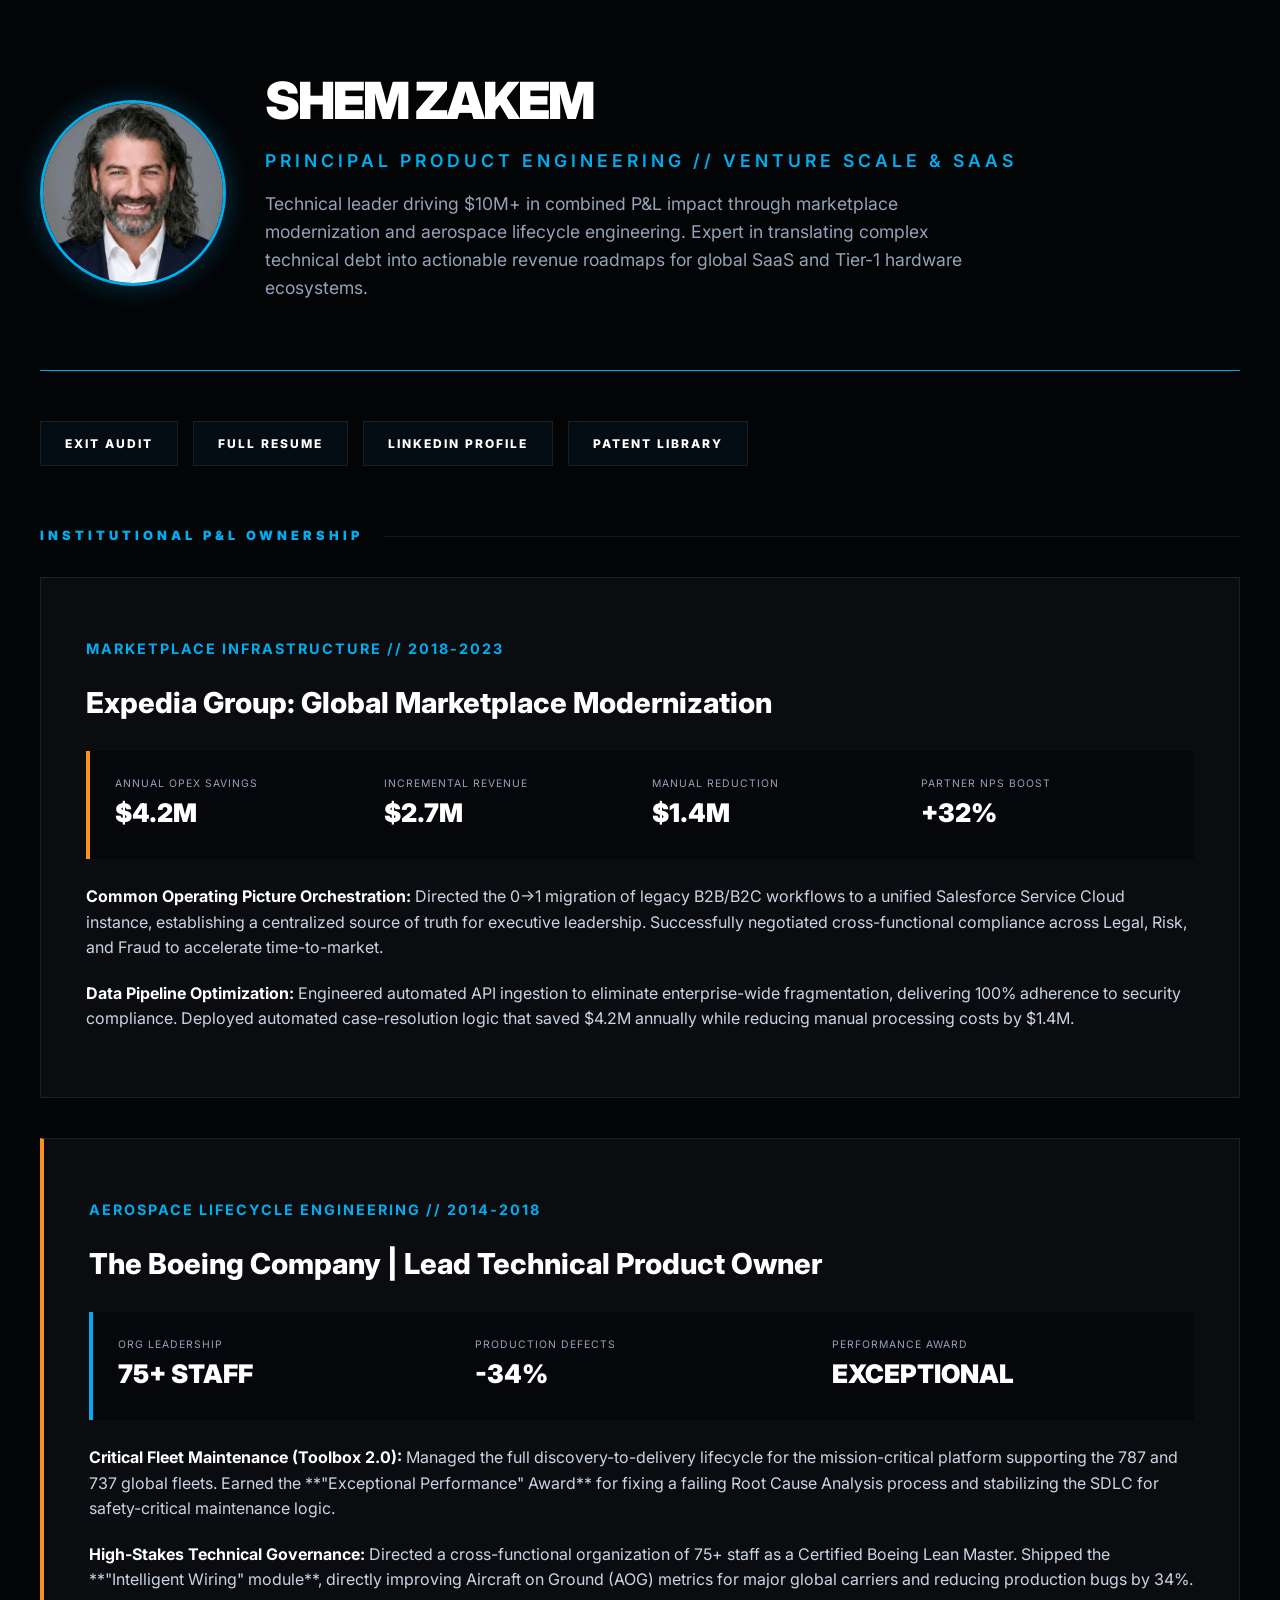
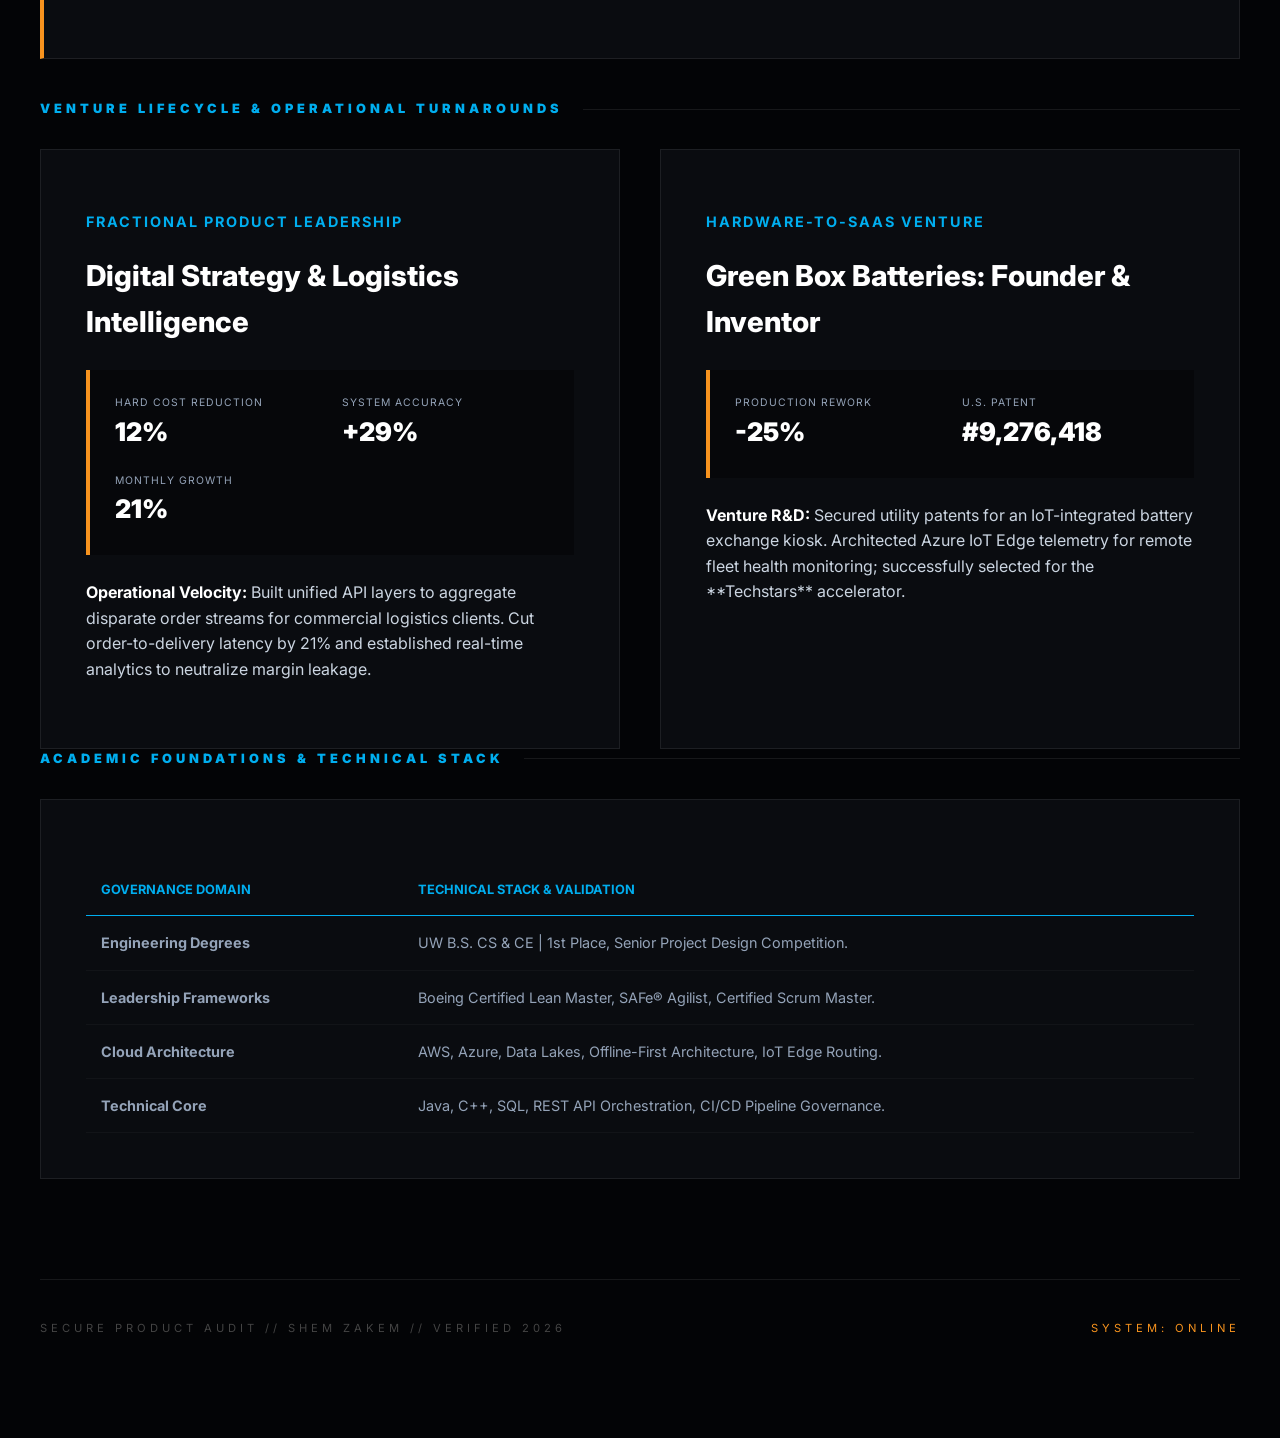
<file: enterprise-dossier.html>
<!DOCTYPE HTML>
<html lang="en">
<head>
    <title>Strategic Product Audit | Shem Zakem</title>
    <meta charset="utf-8" />
    <meta name="viewport" content="width=device-width, initial-scale=1, user-scalable=no" />
    <link href="https://fonts.googleapis.com/css2?family=Inter:wght@400;600;800;900&display=swap" rel="stylesheet">
    <style>
        :root {
            --bg: #030406;
            --surface: #0a0c10;
            --accent-blue: #00aeef; 
            --accent-amber: #f7931e;
            --text-main: #ffffff;
            --text-dim: #94a3b8;
            --border: rgba(255, 255, 255, 0.08);
        }

        body {
            background-color: var(--bg);
            color: var(--text-dim);
            font-family: 'Inter', sans-serif;
            margin: 0;
            padding: 0;
            line-height: 1.6;
        }

        .audit-container {
            max-width: 1200px;
            margin: 0 auto;
            padding: 60px 40px;
        }

        /* Circular Avatar & High-Impact Header */
        header {
            display: flex;
            align-items: center;
            gap: 45px;
            padding-bottom: 50px;
            border-bottom: 1px solid var(--accent-blue);
            margin-bottom: 50px;
        }

        .avatar-circle {
            position: relative;
            width: 180px;
            height: 180px;
            flex-shrink: 0;
        }

        .avatar-circle img {
            width: 100%;
            height: 100%;
            object-fit: cover;
            border-radius: 50%;
            border: 3px solid var(--accent-blue);
            box-shadow: 0 0 30px rgba(0, 174, 239, 0.3);
            transition: all 0.4s cubic-bezier(0.165, 0.84, 0.44, 1);
        }

        .avatar-circle:hover img {
            transform: scale(1.05);
            box-shadow: 0 0 50px rgba(0, 174, 239, 0.5);
        }

        .header-content h1 {
            font-size: 3.2em;
            font-weight: 900;
            color: var(--text-main);
            margin: 0;
            letter-spacing: -2px;
            text-transform: uppercase;
        }

        .header-tagline {
            font-size: 1.1em;
            font-weight: 600;
            color: var(--accent-blue);
            letter-spacing: 4px;
            text-transform: uppercase;
            margin-top: 5px;
        }

        /* Navigation */
        .nav-actions {
            display: flex;
            gap: 15px;
            margin-bottom: 60px;
        }

        .btn {
            padding: 12px 24px;
            background: rgba(0, 174, 239, 0.05);
            border: 1px solid var(--border);
            color: var(--text-main);
            text-decoration: none;
            font-size: 0.75em;
            font-weight: 800;
            text-transform: uppercase;
            letter-spacing: 2px;
            transition: all 0.3s ease;
        }

        .btn:hover {
            background: rgba(0, 174, 239, 0.15);
            border-color: var(--accent-blue);
            transform: translateY(-3px);
            box-shadow: 0 10px 30px rgba(0,0,0,0.5);
        }

        /* Section Components */
        .section-label {
            font-size: 0.8em;
            font-weight: 900;
            color: var(--accent-blue);
            text-transform: uppercase;
            letter-spacing: 4px;
            margin-bottom: 30px;
            display: flex;
            align-items: center;
        }

        .section-label::after {
            content: "";
            flex-grow: 1;
            height: 1px;
            background: var(--border);
            margin-left: 20px;
        }

        .deep-dive-card {
            background: var(--surface);
            border: 1px solid var(--border);
            padding: 45px;
            margin-bottom: 40px;
            transition: all 0.4s ease;
        }

        .deep-dive-card:hover {
            border-color: var(--accent-blue);
            transform: translateY(-5px);
            box-shadow: 0 40px 80px rgba(0,0,0,0.8);
        }

        .highlight-bar {
            display: grid;
            grid-template-columns: repeat(auto-fit, minmax(180px, 1fr));
            gap: 20px;
            background: rgba(0,0,0,0.4);
            padding: 25px;
            margin: 25px 0;
            border-left: 4px solid var(--accent-amber);
        }

        .data-item .label { display: block; font-size: 0.65em; color: var(--text-dim); text-transform: uppercase; letter-spacing: 1px; }
        .data-item .value { display: block; font-size: 1.6em; font-weight: 900; color: #fff; }

        h2 { font-size: 1.8em; color: #fff; margin: 0 0 10px 0; font-weight: 800; }
        h3 { color: var(--accent-blue); font-size: 0.9em; text-transform: uppercase; margin-bottom: 20px; letter-spacing: 2px; }

        .text-block { font-size: 1em; color: #cbd5e1; }
        .text-block strong { color: #fff; }
        .text-block p { margin-bottom: 20px; }

        .capability-grid {
            display: grid;
            grid-template-columns: 1fr 1fr;
            gap: 40px;
            margin-top: 30px;
        }

        .audit-table { width: 100%; border-collapse: collapse; margin-top: 20px; }
        .audit-table th { text-align: left; padding: 15px; color: var(--accent-blue); font-size: 0.8em; text-transform: uppercase; border-bottom: 1px solid var(--accent-blue); }
        .audit-table td { padding: 15px; border-bottom: 1px solid rgba(255,255,255,0.03); font-size: 0.9em; }

        footer {
            margin-top: 100px;
            padding: 40px 0;
            border-top: 1px solid var(--border);
            font-size: 0.7em;
            letter-spacing: 4px;
            color: #444;
            display: flex;
            justify-content: space-between;
        }

        @media (max-width: 900px) {
            header { flex-direction: column; align-items: center; text-align: center; }
            .capability-grid { grid-template-columns: 1fr; }
        }
    </style>
</head>
<body>

<div class="audit-container">
    
    <header>
        <div class="avatar-circle">
            <img src="images/avatar.jpg" alt="Shem Zakem">
        </div>
        <div class="header-content">
            <h1>Shem Zakem</h1>
            <div class="header-tagline">Principal Product Engineering // Venture Scale & SaaS</div>
            <p style="margin-top: 15px; max-width: 700px; font-size: 1.1em; line-height: 1.6;">
                Technical leader driving $10M+ in combined P&L impact through marketplace modernization and aerospace lifecycle engineering. Expert in translating complex technical debt into actionable revenue roadmaps for global SaaS and Tier-1 hardware ecosystems.
            </p>
        </div>
    </header>

    <nav class="nav-actions">
        <a href="enterprise.html" class="btn">Exit Audit</a>
        <a href="assets/docs/Zakem_Commercial_Resume.pdf" class="btn">Full Resume</a>
        <a href="https://www.linkedin.com/in/pro-geek" class="btn">LinkedIn Profile</a>
        <a href="assets/docs/US_Patent_9276418.pdf" class="btn">Patent Library</a>
    </nav>

    <div class="section-label">Institutional P&L Ownership</div>

    <div class="deep-dive-card">
        <h3>Marketplace Infrastructure // 2018-2023</h3>
        <h2>Expedia Group: Global Marketplace Modernization</h2>
        
        <div class="highlight-bar">
            <div class="data-item"><span class="label">Annual OpEx Savings</span><span class="value">$4.2M</span></div>
            <div class="data-item"><span class="label">Incremental Revenue</span><span class="value">$2.7M</span></div>
            <div class="data-item"><span class="label">Manual Reduction</span><span class="value">$1.4M</span></div>
            <div class="data-item"><span class="label">Partner NPS Boost</span><span class="value">+32%</span></div>
        </div>

        <div class="text-block">
            <p><strong>Common Operating Picture Orchestration:</strong> Directed the 0&rarr;1 migration of legacy B2B/B2C workflows to a unified Salesforce Service Cloud instance, establishing a centralized source of truth for executive leadership. Successfully negotiated cross-functional compliance across Legal, Risk, and Fraud to accelerate time-to-market.</p>
            <p><strong>Data Pipeline Optimization:</strong> Engineered automated API ingestion to eliminate enterprise-wide fragmentation, delivering 100% adherence to security compliance. Deployed automated case-resolution logic that saved $4.2M annually while reducing manual processing costs by $1.4M.</p>
        </div>
    </div>

    <div class="deep-dive-card" style="border-left: 4px solid var(--accent-amber);">
        <h3>Aerospace Lifecycle Engineering // 2014-2018</h3>
        <h2>The Boeing Company | Lead Technical Product Owner</h2>
        
        <div class="highlight-bar" style="border-left-color: var(--accent-blue);">
            <div class="data-item"><span class="label">Org Leadership</span><span class="value">75+ STAFF</span></div>
            <div class="data-item"><span class="label">Production Defects</span><span class="value">-34%</span></div>
            <div class="data-item"><span class="label">Performance Award</span><span class="value">EXCEPTIONAL</span></div>
        </div>

        <div class="text-block">
            <p><strong>Critical Fleet Maintenance (Toolbox 2.0):</strong> Managed the full discovery-to-delivery lifecycle for the mission-critical platform supporting the 787 and 737 global fleets. Earned the **"Exceptional Performance" Award** for fixing a failing Root Cause Analysis process and stabilizing the SDLC for safety-critical maintenance logic.</p>
            <p><strong>High-Stakes Technical Governance:</strong> Directed a cross-functional organization of 75+ staff as a Certified Boeing Lean Master. Shipped the **"Intelligent Wiring" module**, directly improving Aircraft on Ground (AOG) metrics for major global carriers and reducing production bugs by 34%.</p>
        </div>
    </div>

    <div class="section-label">Venture Lifecycle & Operational Turnarounds</div>

    <div class="capability-grid">
        <div class="deep-dive-card" style="margin-bottom: 0;">
            <h3>Fractional Product Leadership</h3>
            <h2>Digital Strategy & Logistics Intelligence</h2>
            <div class="highlight-bar">
                <div class="data-item"><span class="label">Hard Cost Reduction</span><span class="value">12%</span></div>
                <div class="data-item"><span class="label">System Accuracy</span><span class="value">+29%</span></div>
                <div class="data-item"><span class="label">Monthly Growth</span><span class="value">21%</span></div>
            </div>
            <div class="text-block">
                <p><strong>Operational Velocity:</strong> Built unified API layers to aggregate disparate order streams for commercial logistics clients. Cut order-to-delivery latency by 21% and established real-time analytics to neutralize margin leakage.</p>
            </div>
        </div>

        <div class="deep-dive-card" style="margin-bottom: 0;">
            <h3>Hardware-to-SaaS Venture</h3>
            <h2>Green Box Batteries: Founder & Inventor</h2>
            <div class="highlight-bar">
                <div class="data-item"><span class="label">Production Rework</span><span class="value">-25%</span></div>
                <div class="data-item"><span class="label">U.S. Patent</span><span class="value">#9,276,418</span></div>
            </div>
            <div class="text-block">
                <p><strong>Venture R&D:</strong> Secured utility patents for an IoT-integrated battery exchange kiosk. Architected Azure IoT Edge telemetry for remote fleet health monitoring; successfully selected for the **Techstars** accelerator.</p>
            </div>
        </div>
    </div>

    <div class="section-label">Academic Foundations & Technical Stack</div>

    <div class="deep-dive-card">
        <table class="audit-table">
            <thead>
                <tr><th>Governance Domain</th><th>Technical Stack & Validation</th></tr>
            </thead>
            <tbody>
                <tr><td><strong>Engineering Degrees</strong></td><td>UW B.S. CS & CE | 1st Place, Senior Project Design Competition.</td></tr>
                <tr><td><strong>Leadership Frameworks</strong></td><td>Boeing Certified Lean Master, SAFe® Agilist, Certified Scrum Master.</td></tr>
                <tr><td><strong>Cloud Architecture</strong></td><td>AWS, Azure, Data Lakes, Offline-First Architecture, IoT Edge Routing.</td></tr>
                <tr><td><strong>Technical Core</strong></td><td>Java, C++, SQL, REST API Orchestration, CI/CD Pipeline Governance.</td></tr>
            </tbody>
        </table>
    </div>

    <footer>
        <span>SECURE PRODUCT AUDIT // SHEM ZAKEM // VERIFIED 2026</span>
        <span style="color: var(--accent-amber);">SYSTEM: ONLINE</span>
    </footer>

</div>

</body>
</html>
</file>
